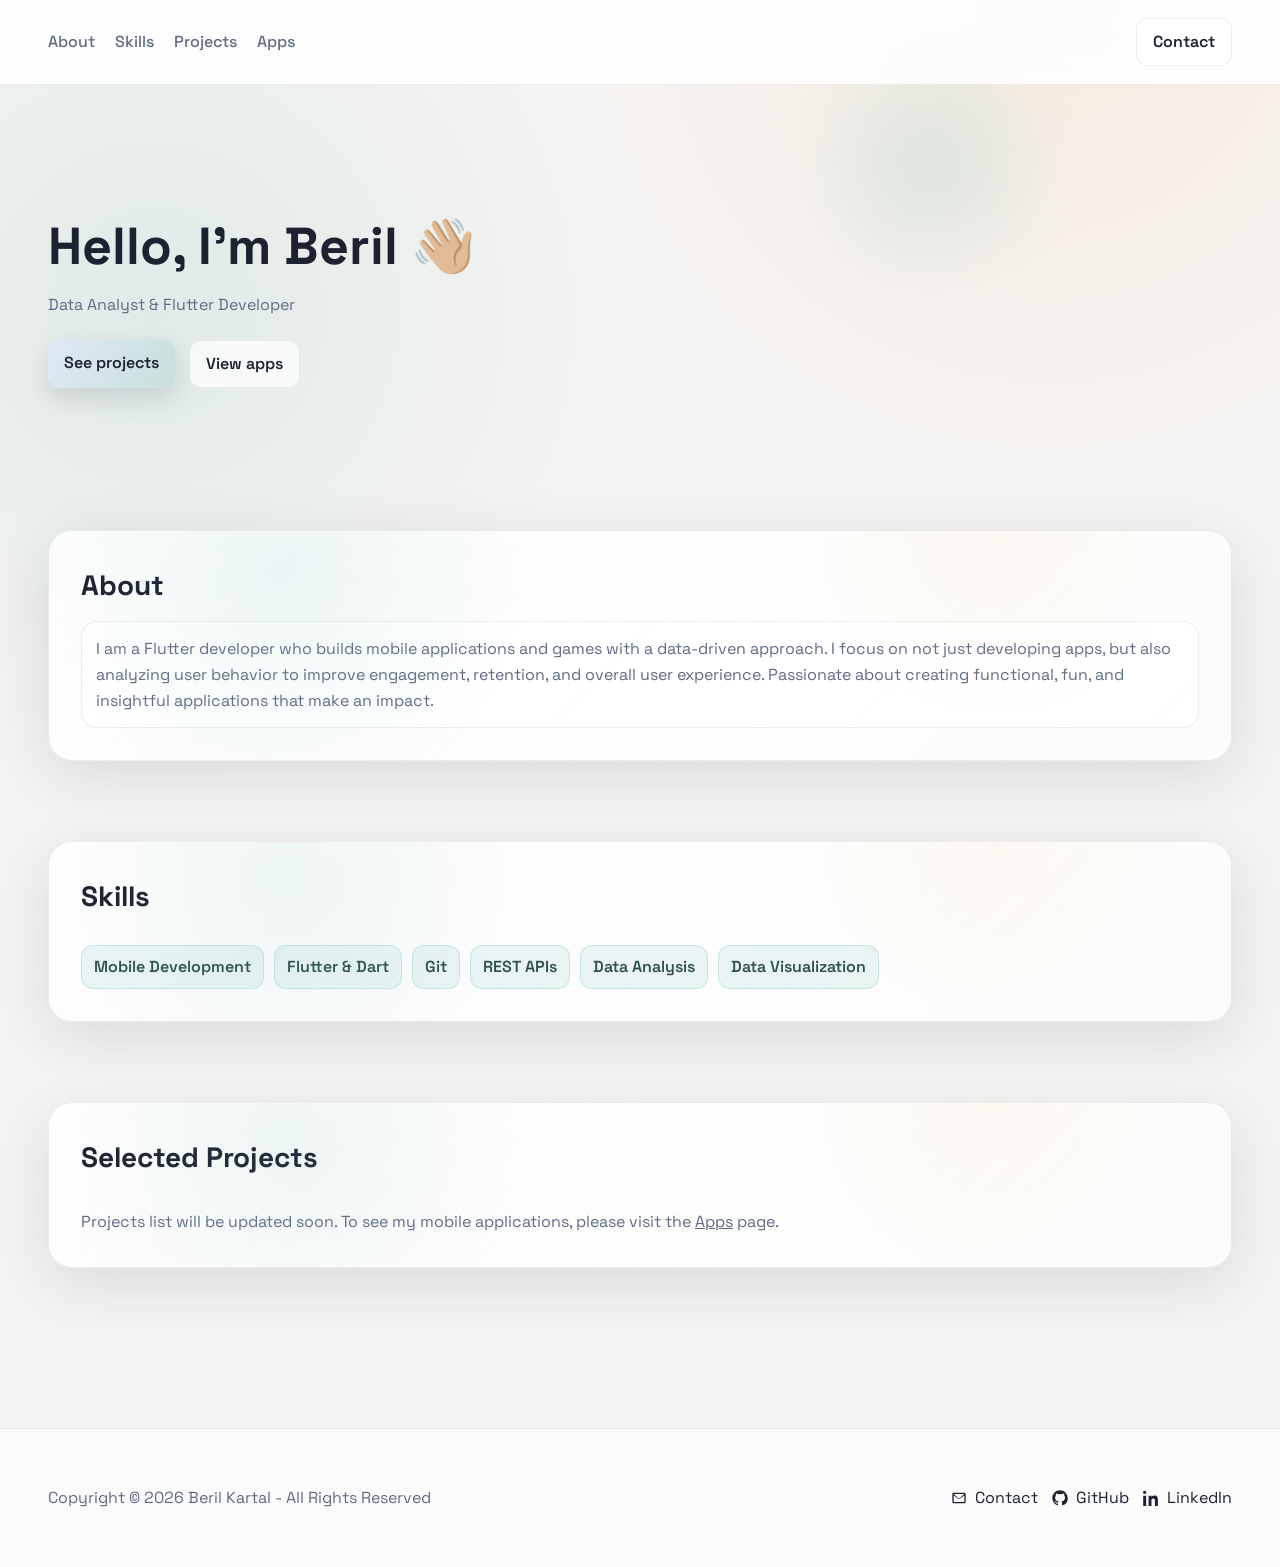
<file: index.html>
<!DOCTYPE html>
<html lang="en">

<head>
    <meta charset="UTF-8">
    <meta name="viewport" content="width=device-width, initial-scale=1.0">
    <title>Beril Kartal | Portfolio</title>
    <link rel="preconnect" href="https://fonts.googleapis.com">
    <link rel="preconnect" href="https://fonts.gstatic.com" crossorigin>
    <link href="https://fonts.googleapis.com/css2?family=Space+Grotesk:wght@400;500;600;700&display=swap"
        rel="stylesheet">
    <link rel="stylesheet" href="style.css">
</head>

<body>
    <div class="noise"></div>
    <header class="topbar">
        <nav class="nav" aria-label="Main navigation">
            <a href="#about">About</a>
            <a href="#skills">Skills</a>
            <a href="projects.html">Projects</a>
            <a href="apps.html">Apps</a>
        </nav>
        <a class="ghost-btn" id="contactBtn" href="mailto:berilk.dev@gmail.com">Contact</a>
    </header>

    <main>
        <section class="hero">
            <div class="orbit"></div>
            <!--<p class="eyebrow">Data Analytics &amp; Flutter App Development</p>-->
            <h1>Hello, I'm Beril 👋🏼 <br></h1>
            <p class="lede">Data Analyst & Flutter Developer</p>
            <div class="cta-row">
                <a class="primary-btn" href="projects.html">See projects</a>
                <a class="secondary-btn" href="apps.html">View apps</a>
            </div>
        </section>

        <section id="about" class="panel about">
            <div>
                <h2>About</h2>
            </div>
            <div class="about-grid">
                <article class="chip-card">
                    <p>I am a Flutter developer who builds mobile applications and games with a data-driven approach. I focus on not just developing apps, but also analyzing user behavior to improve engagement, retention, and overall user experience. Passionate about creating functional, fun, and insightful applications that make an impact.</p>
                </article>
            </div>
        </section>

        <section id="skills" class="panel skills">
            <div class="panel-head">
                <h2>Skills</h2>
            </div>
            <div class="tag-grid" role="list">
                <span class="tag" role="listitem">Mobile Development</span>
                <span class="tag" role="listitem">Flutter & Dart</span>
                <span class="tag" role="listitem">Git</span>
                <span class="tag" role="listitem">REST APIs</span>
                <span class="tag" role="listitem">Data Analysis</span>
                <span class="tag" role="listitem">Data Visualization</span>
            </div>
        </section>

        <section id="projects" class="panel projects">
            <div class="panel-head">
                <h2>Selected Projects</h2>
            </div>
            <div class="project-grid">
                <p style="color: var(--muted);">Projects list will be updated soon. To see my mobile
                    applications, please visit the <a href="apps.html"
                        style="color: var(--primary); text-decoration: underline;">Apps</a> page.</p>
            </div>
        </section>

    </main>

    <footer class="footer">
        <p> Copyright © 2026 Beril Kartal - All Rights Reserved</p>
        <div class="footer-links">
            <a href="mailto:berilk.dev@gmail.com">
                <span class="icon"><svg viewBox="0 0 24 24">
                        <path
                            d="M4 4h16a2 2 0 0 1 2 2v12a2 2 0 0 1-2 2H4a2 2 0 0 1-2-2V6a2 2 0 0 1 2-2zm0 2v.01L12 13l8-6.99V6H4zm16 2.2-7.45 5.46a1 1 0 0 1-1.1 0L4 8.2V18h16V8.2z" />
                    </svg></span>
                Contact
            </a>
            <a href="https://github.com/berilkln" target="_blank" rel="noreferrer">
                <span class="icon"><svg viewBox="0 0 24 24">
                        <path
                            d="M12 .5C5.65.5.5 5.65.5 12c0 5.1 3.29 9.43 7.86 10.96.58.1.79-.25.79-.56v-2c-3.2.7-3.87-1.54-3.87-1.54-.53-1.33-1.28-1.68-1.28-1.68-1.05-.73.08-.72.08-.72 1.16.08 1.77 1.2 1.77 1.2 1.04 1.77 2.72 1.26 3.38.96.1-.75.4-1.26.72-1.55-2.55-.29-5.23-1.28-5.23-5.7 0-1.26.45-2.29 1.2-3.1-.12-.3-.52-1.51.12-3.15 0 0 .97-.31 3.18 1.18a11.1 11.1 0 0 1 5.79 0c2.2-1.49 3.17-1.18 3.17-1.18.65 1.64.25 2.85.13 3.15.75.81 1.2 1.84 1.2 3.1 0 4.43-2.69 5.4-5.25 5.68.41.36.77 1.08.77 2.18v3.23c0 .31.21.67.8.56A10.52 10.52 0 0 0 23.5 12c0-6.35-5.15-11.5-11.5-11.5Z" />
                    </svg></span>
                GitHub
            </a>
            <a href="https://www.linkedin.com" target="_blank" rel="noreferrer">
                <span class="icon"><svg viewBox="0 0 24 24">
                        <path
                            d="M4.98 3.5C4.98 4.88 3.86 6 2.5 6S0 4.88 0 3.5 1.12 1 2.5 1 4.98 2.12 4.98 3.5zM.27 8.44h4.46V24H.27zM8.38 8.44h4.27v2.12h.06c.6-1.14 2.06-2.35 4.25-2.35 4.55 0 5.39 2.98 5.39 6.86V24h-4.46v-7.26c0-1.73-.03-3.96-2.41-3.96-2.42 0-2.79 1.89-2.79 3.83V24H8.38z" />
                    </svg></span>
                LinkedIn
            </a>
        </div>
    </footer>

    <div class="toast" id="toast" role="status" aria-live="polite">Message sent!</div>
    <script src="script.js"></script>
</body>

</html>
</file>
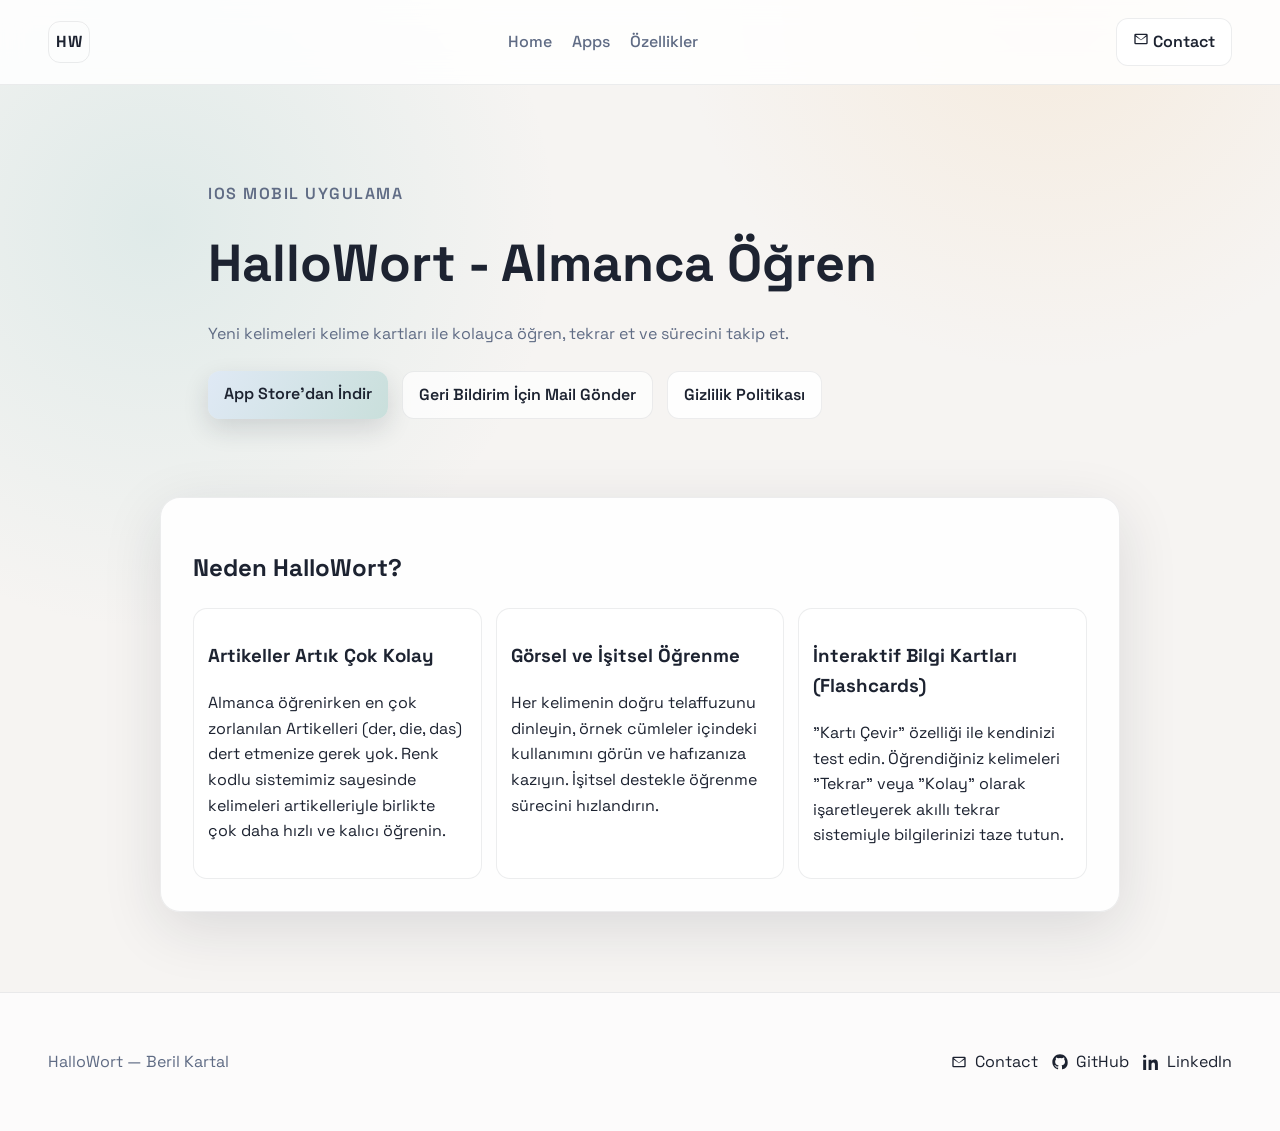
<file: apps/hallowort-app/index.html>
<!DOCTYPE html>
<html lang="en">

<head>
  <meta charset="UTF-8">
  <meta name="viewport" content="width=device-width, initial-scale=1.0">
  <title>HalloWort App</title>
  <link rel="preconnect" href="https://fonts.googleapis.com">
  <link rel="preconnect" href="https://fonts.gstatic.com" crossorigin>
  <link href="https://fonts.googleapis.com/css2?family=Space+Grotesk:wght@400;500;600;700&display=swap"
    rel="stylesheet">
  <link rel="stylesheet" href="../../style.css">
  <style>
    .case-hero {
      max-width: 960px;
      padding: 80px clamp(18px, 4vw, 48px) 24px;
      margin: auto;
    }

    .case-hero h1 {
      font-size: clamp(32px, 5vw, 52px);
      margin: 12px 0;
    }

    .case-meta {
      display: flex;
      gap: 12px;
      flex-wrap: wrap;
      margin: 12px 0 20px;
    }

    .case-meta .badge {
      background: rgba(242, 194, 131, 0.2);
      border-color: rgba(242, 194, 131, 0.4);
      color: #8a6b3d;
    }

    .case-section {
      margin: 32px auto;
      max-width: 960px;
      padding: clamp(18px, 3vw, 32px);
      border: 1px solid var(--card-stroke);
      border-radius: 20px;
      background: rgba(255, 255, 255, 0.9);
      box-shadow: var(--shadow);
    }

    .pill {
      display: inline-flex;
      align-items: center;
      gap: 8px;
      padding: 8px 12px;
      border-radius: 999px;
      border: 1px solid var(--card-stroke);
      background: rgba(255, 255, 255, 0.65);
      color: var(--muted);
      font-weight: 600;
    }

    .grid-2 {
      display: grid;
      grid-template-columns: repeat(auto-fit, minmax(260px, 1fr));
      gap: 14px;
      margin-top: 14px;
    }

    .step {
      padding: 14px;
      border-radius: 14px;
      border: 1px solid var(--card-stroke);
      background: rgba(255, 255, 255, 0.78);
    }
  </style>
</head>

<body>
  <div class="noise"></div>
  <header class="topbar">
    <div class="logo">HW</div>
    <nav class="nav" aria-label="Tabs">
      <a href="../../index.html">Home</a>
      <a href="../../apps.html">Apps</a>
      <a href="#ozellikler">Özellikler</a>
    </nav>
    <a class="ghost-btn" href="mailto:berilk.dev@gmail.com">
      <span class="icon"><svg viewBox="0 0 24 24">
          <path
            d="M4 4h16a2 2 0 0 1 2 2v12a2 2 0 0 1-2 2H4a2 2 0 0 1-2-2V6a2 2 0 0 1 2-2zm0 2v.01L12 13l8-6.99V6H4zm16 2.2-7.45 5.46a1 1 0 0 1-1.1 0L4 8.2V18h16V8.2z" />
        </svg></span>
      Contact
    </a>
  </header>

  <section class="case-hero" id="ozet">
    <p class="eyebrow">iOS Mobil Uygulama</p>
    <h1>HalloWort - Almanca Öğren</h1>
    <p class="lede">Yeni kelimeleri kelime kartları ile kolayca öğren, tekrar et ve sürecini takip et.</p>
    <div class="cta-row" style="margin-top:24px;">
      <a class="primary-btn" href="https://apps.apple.com/tr/app/hallowort-almanca-%C3%B6%C4%9Fren/id6761075677?l=tr" target="_blank">App Store'dan İndir</a>
      <a class="secondary-btn" href="mailto:berilk.dev@gmail.com?subject=HalloWort%20Uygulaması%20Geri%20Bildirimi">Geri
        Bildirim İçin Mail Gönder</a>
      <a class="ghost-btn" href="https://sites.google.com/view/hallowort-app/privacy-policy">Gizlilik Politikası</a>
    </div>
  </section>

  <section class="case-section" id="ozellikler">
    <h2>Neden HalloWort?</h2>
    <div class="grid-2">
      <div class="step">
        <h3>Artikeller Artık Çok Kolay</h3>
        <p>Almanca öğrenirken en çok zorlanılan Artikelleri (der, die, das) dert etmenize gerek yok. Renk kodlu sistemimiz sayesinde kelimeleri artikelleriyle birlikte çok daha hızlı ve kalıcı öğrenin.</p>
      </div>
      <div class="step">
        <h3>Görsel ve İşitsel Öğrenme</h3>
        <p>Her kelimenin doğru telaffuzunu dinleyin, örnek cümleler içindeki kullanımını görün ve hafızanıza kazıyın. İşitsel destekle öğrenme sürecini hızlandırın.</p>
      </div>
      <div class="step">
        <h3>İnteraktif Bilgi Kartları (Flashcards)</h3>
        <p>"Kartı Çevir" özelliği ile kendinizi test edin. Öğrendiğiniz kelimeleri "Tekrar" veya "Kolay" olarak işaretleyerek akıllı tekrar sistemiyle bilgilerinizi taze tutun.</p>
      </div>
    </div>
  </section>

  <footer class="footer">
    <p>HalloWort — Beril Kartal</p>
    <div class="footer-links">
      <a href="mailto:berilk.dev@gmail.com">
        <span class="icon"><svg viewBox="0 0 24 24">
            <path
              d="M4 4h16a2 2 0 0 1 2 2v12a2 2 0 0 1-2 2H4a2 2 0 0 1-2-2V6a2 2 0 0 1 2-2zm0 2v.01L12 13l8-6.99V6H4zm16 2.2-7.45 5.46a1 1 0 0 1-1.1 0L4 8.2V18h16V8.2z" />
          </svg></span>
        Contact
      </a>
      <a href="https://github.com/berilkln" target="_blank" rel="noreferrer">
        <span class="icon"><svg viewBox="0 0 24 24">
            <path
              d="M12 .5C5.65.5.5 5.65.5 12c0 5.1 3.29 9.43 7.86 10.96.58.1.79-.25.79-.56v-2c-3.2.7-3.87-1.54-3.87-1.54-.53-1.33-1.28-1.68-1.28-1.68-1.05-.73.08-.72.08-.72 1.16.08 1.77 1.2 1.77 1.2 1.04 1.77 2.72 1.26 3.38.96.1-.75.4-1.26.72-1.55-2.55-.29-5.23-1.28-5.23-5.7 0-1.26.45-2.29 1.2-3.1-.12-.3-.52-1.51.12-3.15 0 0 .97-.31 3.18 1.18a11.1 11.1 0 0 1 5.79 0c2.2-1.49 3.17-1.18 3.17-1.18.65 1.64.25 2.85.13 3.15.75.81 1.2 1.84 1.2 3.1 0 4.43-2.69 5.4-5.25 5.68.41.36.77 1.08.77 2.18v3.23c0 .31.21.67.8.56A10.52 10.52 0 0 0 23.5 12c0-6.35-5.15-11.5-11.5-11.5Z" />
          </svg></span>
        GitHub
      </a>
      <a href="https://www.linkedin.com" target="_blank" rel="noreferrer">
        <span class="icon"><svg viewBox="0 0 24 24">
            <path
              d="M4.98 3.5C4.98 4.88 3.86 6 2.5 6S0 4.88 0 3.5 1.12 1 2.5 1 4.98 2.12 4.98 3.5zM.27 8.44h4.46V24H.27zM8.38 8.44h4.27v2.12h.06c.6-1.14 2.06-2.35 4.25-2.35 4.55 0 5.39 2.98 5.39 6.86V24h-4.46v-7.26c0-1.73-.03-3.96-2.41-3.96-2.42 0-2.79 1.89-2.79 3.83V24H8.38z" />
          </svg></span>
        LinkedIn
      </a>
    </div>
  </footer>

  <script src="../../script.js"></script>
</body>

</html>
</file>
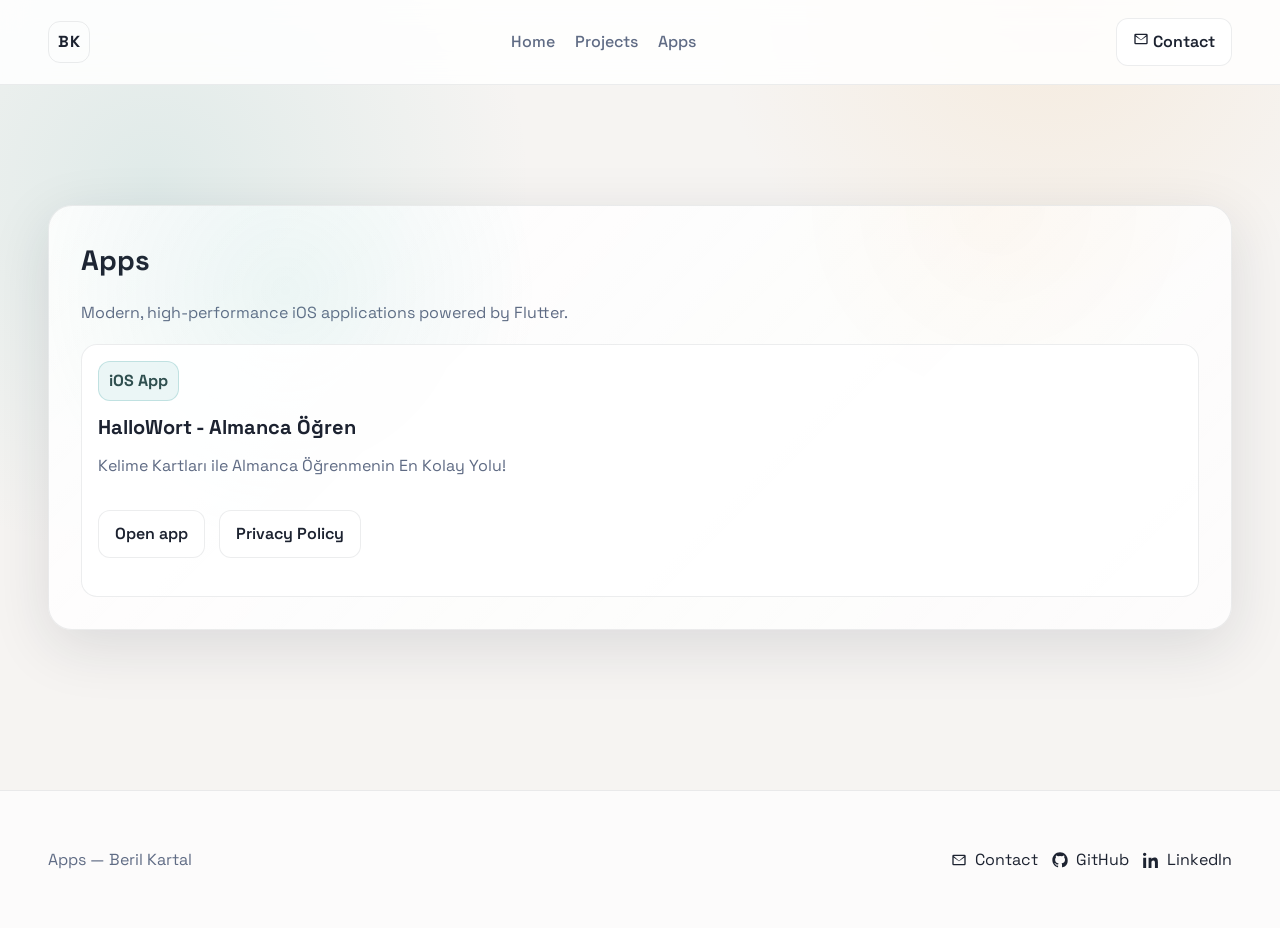
<file: apps.html>
<!DOCTYPE html>
<html lang="en">

<head>
  <meta charset="UTF-8">
  <meta name="viewport" content="width=device-width, initial-scale=1.0">
  <title>Apps | Beril Kartal</title>
  <link rel="preconnect" href="https://fonts.googleapis.com">
  <link rel="preconnect" href="https://fonts.gstatic.com" crossorigin>
  <link href="https://fonts.googleapis.com/css2?family=Space+Grotesk:wght@400;500;600;700&display=swap"
    rel="stylesheet">
  <link rel="stylesheet" href="style.css">
</head>

<body>
  <div class="noise"></div>
  <header class="topbar">
    <div class="logo">BK</div>
    <nav class="nav" aria-label="Menu">
      <a href="index.html">Home</a>
      <a href="projects.html">Projects</a>
      <a href="apps.html">Apps</a>
    </nav>
    <a class="ghost-btn" href="mailto:berilk.dev@gmail.com">
      <span class="icon"><svg viewBox="0 0 24 24">
          <path
            d="M4 4h16a2 2 0 0 1 2 2v12a2 2 0 0 1-2 2H4a2 2 0 0 1-2-2V6a2 2 0 0 1 2-2zm0 2v.01L12 13l8-6.99V6H4zm16 2.2-7.45 5.46a1 1 0 0 1-1.1 0L4 8.2V18h16V8.2z" />
        </svg></span>
      Contact
    </a>
  </header>

  <main>
    <section class="panel projects">
      <div class="panel-head">
        <h2>Apps</h2>
        <p>Modern, high-performance iOS applications powered by Flutter.</p>
      </div>
      <div class="project-grid">
        <article class="project-card">
          <div class="badge">iOS App</div>
          <h3>HalloWort - Almanca Öğren</h3>
          <p>Kelime Kartları ile Almanca Öğrenmenin En Kolay Yolu!</p>
          <div class="cta-row">
            <a class="secondary-btn" href="apps/hallowort-app/index.html">Open app</a>
            <a class="ghost-btn" href="https://sites.google.com/view/hallowort-app/privacy-policy">Privacy Policy</a>
          </div>
        </article>
      </div>
    </section>
  </main>

  <footer class="footer">
    <p>Apps — Beril Kartal</p>
    <div class="footer-links">
      <a href="mailto:berilk.dev@gmail.com">
        <span class="icon"><svg viewBox="0 0 24 24">
            <path
              d="M4 4h16a2 2 0 0 1 2 2v12a2 2 0 0 1-2 2H4a2 2 0 0 1-2-2V6a2 2 0 0 1 2-2zm0 2v.01L12 13l8-6.99V6H4zm16 2.2-7.45 5.46a1 1 0 0 1-1.1 0L4 8.2V18h16V8.2z" />
          </svg></span>
        Contact
      </a>
      <a href="https://github.com/berilkln" target="_blank" rel="noreferrer">
        <span class="icon"><svg viewBox="0 0 24 24">
            <path
              d="M12 .5C5.65.5.5 5.65.5 12c0 5.1 3.29 9.43 7.86 10.96.58.1.79-.25.79-.56v-2c-3.2.7-3.87-1.54-3.87-1.54-.53-1.33-1.28-1.68-1.28-1.68-1.05-.73.08-.72.08-.72 1.16.08 1.77 1.2 1.77 1.2 1.04 1.77 2.72 1.26 3.38.96.1-.75.4-1.26.72-1.55-2.55-.29-5.23-1.28-5.23-5.7 0-1.26.45-2.29 1.2-3.1-.12-.3-.52-1.51.12-3.15 0 0 .97-.31 3.18 1.18a11.1 11.1 0 0 1 5.79 0c2.2-1.49 3.17-1.18 3.17-1.18.65 1.64.25 2.85.13 3.15.75.81 1.2 1.84 1.2 3.1 0 4.43-2.69 5.4-5.25 5.68.41.36.77 1.08.77 2.18v3.23c0 .31.21.67.8.56A10.52 10.52 0 0 0 23.5 12c0-6.35-5.15-11.5-11.5-11.5Z" />
          </svg></span>
        GitHub
      </a>
      <a href="https://www.linkedin.com" target="_blank" rel="noreferrer">
        <span class="icon"><svg viewBox="0 0 24 24">
            <path
              d="M4.98 3.5C4.98 4.88 3.86 6 2.5 6S0 4.88 0 3.5 1.12 1 2.5 1 4.98 2.12 4.98 3.5zM.27 8.44h4.46V24H.27zM8.38 8.44h4.27v2.12h.06c.6-1.14 2.06-2.35 4.25-2.35 4.55 0 5.39 2.98 5.39 6.86V24h-4.46v-7.26c0-1.73-.03-3.96-2.41-3.96-2.42 0-2.79 1.89-2.79 3.83V24H8.38z" />
          </svg></span>
        LinkedIn
      </a>
    </div>
  </footer>

  <script src="script.js"></script>
</body>

</html>
</file>
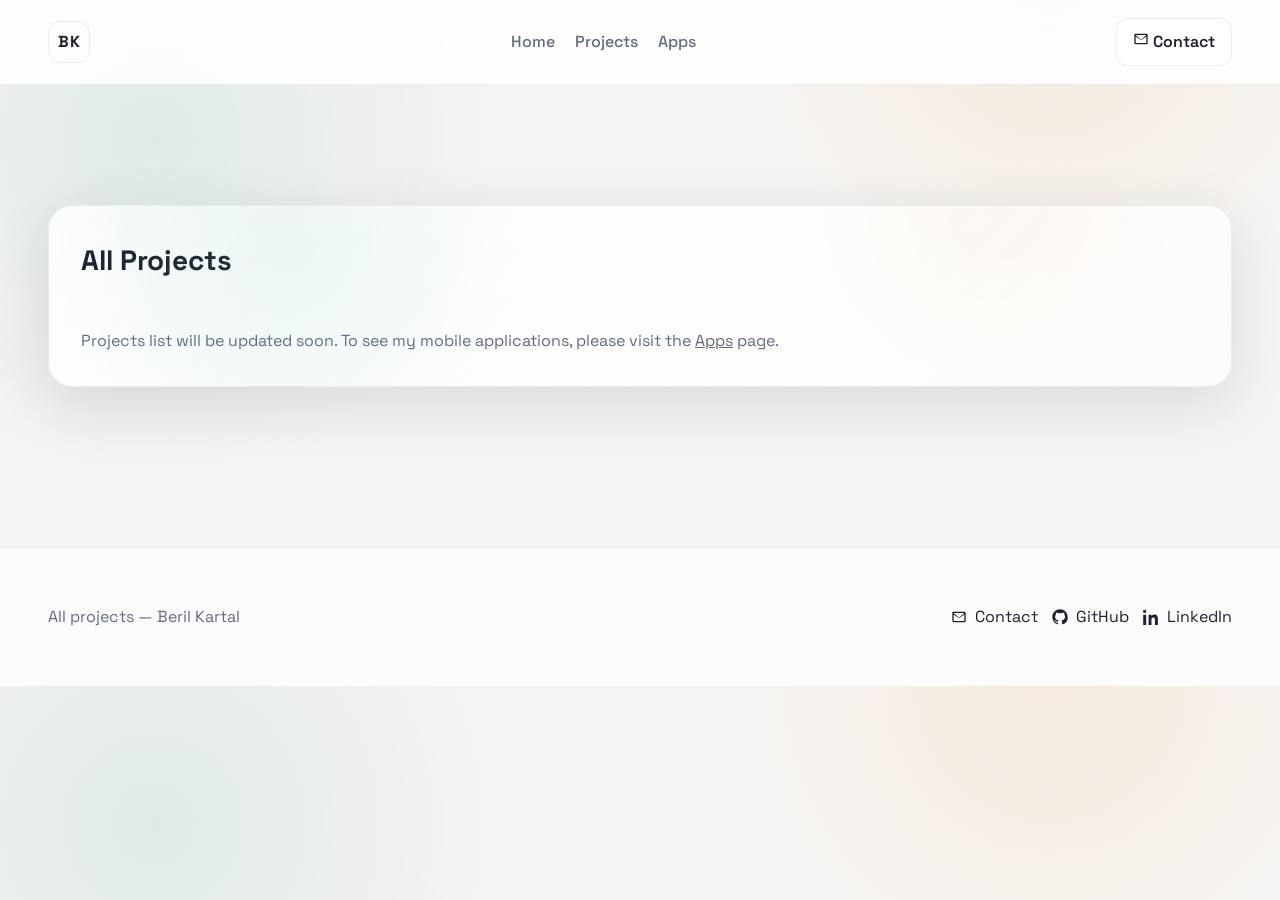
<file: projects.html>
<!DOCTYPE html>
<html lang="en">

<head>
  <meta charset="UTF-8">
  <meta name="viewport" content="width=device-width, initial-scale=1.0">
  <title>Projects | Beril Kartal</title>
  <link rel="preconnect" href="https://fonts.googleapis.com">
  <link rel="preconnect" href="https://fonts.gstatic.com" crossorigin>
  <link href="https://fonts.googleapis.com/css2?family=Space+Grotesk:wght@400;500;600;700&display=swap"
    rel="stylesheet">
  <link rel="stylesheet" href="style.css">
</head>

<body>
  <div class="noise"></div>
  <header class="topbar">
    <div class="logo">BK</div>
    <nav class="nav" aria-label="Menu">
      <a href="index.html">Home</a>
      <a href="projects.html">Projects</a>
      <a href="apps.html">Apps</a>
    </nav>
    <a class="ghost-btn" href="mailto:berilk.dev@gmail.com">
      <span class="icon"><svg viewBox="0 0 24 24">
          <path
            d="M4 4h16a2 2 0 0 1 2 2v12a2 2 0 0 1-2 2H4a2 2 0 0 1-2-2V6a2 2 0 0 1 2-2zm0 2v.01L12 13l8-6.99V6H4zm16 2.2-7.45 5.46a1 1 0 0 1-1.1 0L4 8.2V18h16V8.2z" />
        </svg></span>
      Contact
    </a>
  </header>

  <main>
    <section class="panel projects">
      <div class="panel-head">
        <h2>All Projects</h2>
      </div>
      <div class="project-grid">
        <p style="color: var(--muted); margin-top: 16px;">Projects list will be updated soon. To see my mobile
          applications, please visit the <a href="apps.html"
            style="color: var(--primary); text-decoration: underline;">Apps</a> page.</p>
      </div>
    </section>
  </main>

  <footer class="footer">
    <p>All projects — Beril Kartal</p>
    <div class="footer-links">
      <a href="mailto:berilk.dev@gmail.com">
        <span class="icon"><svg viewBox="0 0 24 24">
            <path
              d="M4 4h16a2 2 0 0 1 2 2v12a2 2 0 0 1-2 2H4a2 2 0 0 1-2-2V6a2 2 0 0 1 2-2zm0 2v.01L12 13l8-6.99V6H4zm16 2.2-7.45 5.46a1 1 0 0 1-1.1 0L4 8.2V18h16V8.2z" />
          </svg></span>
        Contact
      </a>
      <a href="https://github.com/berilkln" target="_blank" rel="noreferrer">
        <span class="icon"><svg viewBox="0 0 24 24">
            <path
              d="M12 .5C5.65.5.5 5.65.5 12c0 5.1 3.29 9.43 7.86 10.96.58.1.79-.25.79-.56v-2c-3.2.7-3.87-1.54-3.87-1.54-.53-1.33-1.28-1.68-1.28-1.68-1.05-.73.08-.72.08-.72 1.16.08 1.77 1.2 1.77 1.2 1.04 1.77 2.72 1.26 3.38.96.1-.75.4-1.26.72-1.55-2.55-.29-5.23-1.28-5.23-5.7 0-1.26.45-2.29 1.2-3.1-.12-.3-.52-1.51.12-3.15 0 0 .97-.31 3.18 1.18a11.1 11.1 0 0 1 5.79 0c2.2-1.49 3.17-1.18 3.17-1.18.65 1.64.25 2.85.13 3.15.75.81 1.2 1.84 1.2 3.1 0 4.43-2.69 5.4-5.25 5.68.41.36.77 1.08.77 2.18v3.23c0 .31.21.67.8.56A10.52 10.52 0 0 0 23.5 12c0-6.35-5.15-11.5-11.5-11.5Z" />
          </svg></span>
        GitHub
      </a>
      <a href="https://www.linkedin.com" target="_blank" rel="noreferrer">
        <span class="icon"><svg viewBox="0 0 24 24">
            <path
              d="M4.98 3.5C4.98 4.88 3.86 6 2.5 6S0 4.88 0 3.5 1.12 1 2.5 1 4.98 2.12 4.98 3.5zM.27 8.44h4.46V24H.27zM8.38 8.44h4.27v2.12h.06c.6-1.14 2.06-2.35 4.25-2.35 4.55 0 5.39 2.98 5.39 6.86V24h-4.46v-7.26c0-1.73-.03-3.96-2.41-3.96-2.42 0-2.79 1.89-2.79 3.83V24H8.38z" />
          </svg></span>
        LinkedIn
      </a>
    </div>
  </footer>

  <script src="script.js"></script>
</body>

</html>
</file>
<file: style.css>
:root {
  --bg: #f6f4f2;
  --bg-accent: #edf0f6;
  --card: rgba(255, 255, 255, 0.9);
  --card-stroke: rgba(22, 28, 45, 0.08);
  --text: #1c2230;
  --muted: #5f6b84;
  --accent: #5fb3b3;
  --accent-2: #f2c283;
  --shadow: 0 16px 60px rgba(28, 34, 48, 0.12);
  font-family: 'Space Grotesk', system-ui, -apple-system, sans-serif;
  color: var(--text);
  background: radial-gradient(circle at 12% 20%, rgba(95, 179, 179, 0.15), transparent 28%),
              radial-gradient(circle at 82% 0%, rgba(242, 194, 131, 0.18), transparent 24%),
              var(--bg);
  line-height: 1.6;
}

* { box-sizing: border-box; }

body {
  margin: 0;
  background: transparent;
  overflow-x: hidden;
}

html { scroll-behavior: smooth; }

.noise {
  position: fixed;
  inset: 0;
  pointer-events: none;
  background-image: url('data:image/svg+xml,%3Csvg xmlns="http://www.w3.org/2000/svg" width="160" height="160" viewBox="0 0 160 160"%3E%3Cfilter id="n" x="0" y="0" width="100%25" height="100%25"%3E%3CfeTurbulence type="fractalNoise" baseFrequency="0.6" numOctaves="3" stitchTiles="stitch"/%3E%3C/filter%3E%3Crect width="100%25" height="100%25" filter="url(%23n)" opacity="0.05"/%3E%3C/svg%3E');
  mix-blend-mode: soft-light;
  z-index: 0;
}

.topbar {
  position: sticky;
  top: 0;
  z-index: 10;
  display: flex;
  align-items: center;
  justify-content: space-between;
  padding: 18px clamp(18px, 4vw, 48px);
  backdrop-filter: blur(14px);
  background: rgba(255, 255, 255, 0.85);
  border-bottom: 1px solid var(--card-stroke);
}

.logo {
  width: 42px;
  height: 42px;
  border: 1px solid var(--card-stroke);
  display: grid;
  place-items: center;
  border-radius: 12px;
  font-weight: 700;
  letter-spacing: 1px;
}

.nav {
  display: flex;
  gap: 20px;
  align-items: center;
}

.nav a {
  color: var(--muted);
  text-decoration: none;
  font-weight: 500;
  transition: color 0.2s ease;
}

.nav a:hover { color: var(--text); }

.ghost-btn,
.primary-btn,
.secondary-btn,
button {
  border: 1px solid var(--card-stroke);
  background: var(--card);
  color: var(--text);
  padding: 10px 16px;
  border-radius: 12px;
  font-weight: 600;
  cursor: pointer;
  transition: transform 0.15s ease, box-shadow 0.2s ease, border-color 0.2s ease, background 0.2s ease;
  text-decoration: none;
}

.ghost-btn:hover { border-color: var(--accent); box-shadow: 0 10px 28px rgba(95, 179, 179, 0.18); }

.primary-btn {
  background: linear-gradient(120deg, #dfe9f5, #c9dfdb);
  color: #1c2230;
  border: none;
  box-shadow: 0 10px 26px rgba(28, 34, 48, 0.14);
}

.primary-btn:hover { transform: translateY(-2px); }

.secondary-btn {
  background: rgba(255, 255, 255, 0.7);
  border-color: var(--card-stroke);
  color: var(--text);
}

main { padding: 40px clamp(18px, 4vw, 48px) 80px; }

.hero {
  position: relative;
  padding: 80px 0 40px;
  max-width: 960px;
}

.hero,
.panel {
  scroll-margin-top: 96px;
}

.orbit {
  position: absolute;
  top: -120px;
  right: -80px;
  width: 320px;
  height: 320px;
  border-radius: 50%;
  background: radial-gradient(circle, rgba(95, 179, 179, 0.18) 0%, transparent 60%);
  filter: blur(18px);
  z-index: 0;
}

.eyebrow { color: var(--muted); letter-spacing: 1.5px; font-weight: 600; text-transform: uppercase; }

.hero h1 {
  font-size: clamp(32px, 5vw, 52px);
  line-height: 1.15;
  margin: 12px 0 16px;
}

.lede { color: var(--muted); max-width: 720px; }

.cta-row { display: flex; gap: 14px; margin: 22px 0; }

.meta { display: grid; grid-template-columns: repeat(auto-fit, minmax(160px, 1fr)); gap: 10px; margin-top: 20px; }

.meta div { padding: 12px 14px; border: 1px solid var(--card-stroke); border-radius: 12px; background: var(--card); }

.meta-label { color: var(--muted); font-size: 12px; text-transform: uppercase; letter-spacing: 1px; }

.panel { margin-top: 80px; background: linear-gradient(135deg, rgba(255, 255, 255, 0.85), rgba(255, 255, 255, 0.72)); border: 1px solid var(--card-stroke); border-radius: 24px; padding: clamp(18px, 3vw, 32px); box-shadow: var(--shadow); position: relative; overflow: hidden; }

.panel::before { content: ""; position: absolute; inset: 0; background: radial-gradient(circle at 20% 20%, rgba(95, 179, 179, 0.1), transparent 25%), radial-gradient(circle at 80% 0%, rgba(242, 194, 131, 0.08), transparent 20%); pointer-events: none; }

.panel h2 { margin: 0 0 12px; font-size: 28px; }

.panel-head { display: flex; flex-direction: column; gap: 6px; }

.panel p { color: var(--muted); margin: 0; }

.about-grid { display: grid; grid-template-columns: repeat(auto-fit, minmax(220px, 1fr)); gap: 14px; margin-top: 14px; }

.chip-card { background: rgba(255, 255, 255, 0.86); border: 1px solid var(--card-stroke); border-radius: 16px; padding: 14px; }

.skills .tag-grid { display: flex; flex-wrap: wrap; gap: 10px; margin-top: 14px; }

.tag { padding: 8px 12px; background: rgba(95, 179, 179, 0.12); border: 1px solid rgba(95, 179, 179, 0.25); border-radius: 12px; color: #2f4f4f; font-weight: 600; }

.projects .project-grid { display: grid; grid-template-columns: repeat(auto-fit, minmax(260px, 1fr)); gap: 16px; margin-top: 18px; }

.project-card { background: rgba(255, 255, 255, 0.9); border: 1px solid var(--card-stroke); border-radius: 16px; padding: 16px; display: grid; gap: 10px; }

.project-card h3 { margin: 0; font-size: 20px; }

.project-card p { margin: 0; color: var(--muted); }

.project-card ul { margin: 0; padding-left: 20px; color: var(--muted); }

.badge { width: fit-content; padding: 6px 10px; border-radius: 12px; background: rgba(95, 179, 179, 0.12); border: 1px solid rgba(95, 179, 179, 0.3); color: #2f4f4f; font-weight: 700; }

.contact form { display: grid; gap: 12px; max-width: 560px; margin-top: 12px; }

label { display: grid; gap: 6px; color: var(--muted); font-weight: 600; }

input, textarea {
  padding: 12px;
  border-radius: 12px;
  border: 1px solid var(--card-stroke);
  background: rgba(255, 255, 255, 0.8);
  color: var(--text);
  font: inherit;
}

input:focus, textarea:focus { outline: 2px solid rgba(57, 255, 213, 0.35); border-color: rgba(57, 255, 213, 0.4); }

.form-note { color: var(--muted); font-size: 13px; margin: 0; }

.footer { padding: 40px clamp(18px, 4vw, 48px); display: flex; flex-wrap: wrap; gap: 12px; justify-content: space-between; align-items: center; color: var(--muted); border-top: 1px solid var(--card-stroke); margin-top: 80px; background: rgba(255, 255, 255, 0.7); }

.footer a { color: var(--text); text-decoration: none; display: inline-flex; align-items: center; gap: 8px; }

.footer-links { display: flex; gap: 14px; }

.icon { display: inline-flex; width: 16px; height: 16px; }
.icon svg { width: 100%; height: 100%; fill: currentColor; }


.toast {
  position: fixed;
  bottom: 24px;
  right: 24px;
  background: rgba(255, 255, 255, 0.95);
  color: var(--text);
  padding: 12px 16px;
  border-radius: 12px;
  border: 1px solid var(--card-stroke);
  box-shadow: var(--shadow);
  opacity: 0;
  transform: translateY(12px);
  transition: opacity 0.2s ease, transform 0.2s ease;
  pointer-events: none;
  z-index: 20;
}

.toast.visible { opacity: 1; transform: translateY(0); }

@media (max-width: 720px) {
  .nav { display: none; }
  .hero { padding-top: 40px; }
  .topbar { justify-content: space-between; }
  .panel { margin-top: 48px; }
  .cta-row { flex-wrap: wrap; }
}
</file>
